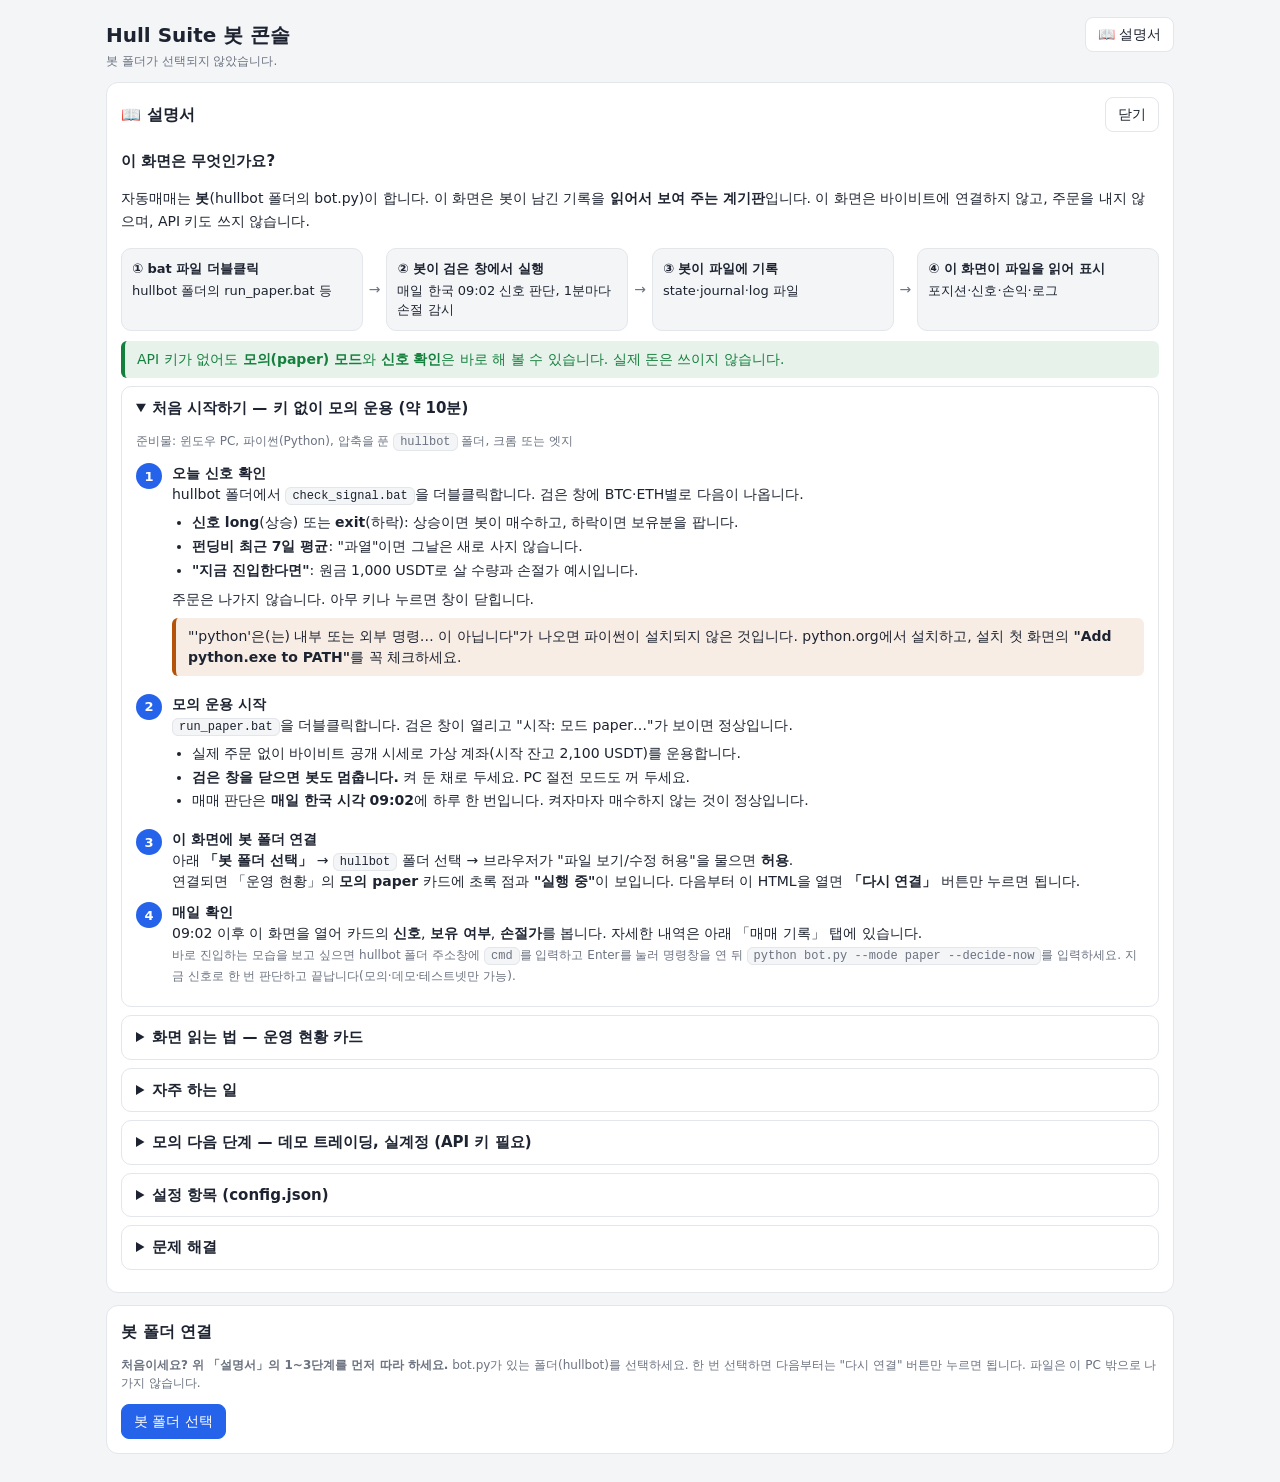
<file: hull-bot-webapp/hull-bot-console.html>
<!doctype html>
<html lang="ko">
<head>
<meta charset="utf-8">
<meta name="viewport" content="width=device-width, initial-scale=1">
<title>Hull 봇 콘솔</title>
<!--
  Hull Suite 봇(hullbot v2) 콘솔 — 더블클릭으로 여는 HTML 한 파일 (서버·설치 없음, 크롬/엣지 전용).
  봇 폴더를 한 번 선택하면 봇이 남기는 파일(state_<모드>.json, journal_<모드>.csv, logs/bot_<모드>.log,
  paper_account.json, config.json)을 읽어 보여 줍니다. 쓰는 파일은 STOP, config.json, config.json.bak뿐입니다.
  브라우저는 보안상 프로그램을 실행할 수 없으므로 봇 시작·정지와 신호 확인은 bat 파일로 합니다.
  외부로 아무것도 보내지 않으며 .env는 읽지 않습니다.
-->
<style>
:root{--bg:#f4f5f7;--card:#fff;--fg:#1d2330;--mute:#6b7280;--line:#e3e6eb;--ok:#15803d;--bad:#b91c1c;--warn:#b45309;--acc:#2563eb;--chip:#eef1f5}
@media (prefers-color-scheme:dark){:root{--bg:#0f1115;--card:#181b22;--fg:#e6e8ec;--mute:#9aa1ad;--line:#2a2f3a;--ok:#4ade80;--bad:#f87171;--warn:#fbbf24;--acc:#60a5fa;--chip:#232833}}
*{box-sizing:border-box}
body{margin:0;background:var(--bg);color:var(--fg);font:14px/1.5 "Pretendard",system-ui,-apple-system,"Segoe UI","Malgun Gothic",sans-serif}
main{max-width:1100px;margin:0 auto;padding:16px}
h1{font-size:20px;margin:4px 0 2px}h2{font-size:16px;margin:0 0 10px}h3{font-size:14px;margin:0}
.sub{color:var(--mute);font-size:12px;word-break:break-all}
.card{background:var(--card);border:1px solid var(--line);border-radius:12px;padding:14px;margin:12px 0}
.grid{display:grid;grid-template-columns:repeat(auto-fit,minmax(300px,1fr));gap:12px}
.bot{border:1px solid var(--line);border-radius:10px;padding:12px}
.bot.live{border-color:var(--bad)}
.bot.idle{opacity:.75}
.dot{display:inline-block;width:9px;height:9px;border-radius:50%;background:var(--mute);margin-right:6px}
.dot.on{background:var(--ok);box-shadow:0 0 0 3px color-mix(in srgb,var(--ok) 25%,transparent)}
.sym{border-top:1px solid var(--line);margin-top:8px;padding-top:8px}
.chip{display:inline-block;font-size:11px;padding:1px 7px;border-radius:999px;background:var(--chip);color:var(--fg);white-space:nowrap}
.chip.long{background:color-mix(in srgb,var(--ok) 18%,transparent);color:var(--ok)}
.chip.exit{background:color-mix(in srgb,var(--bad) 15%,transparent);color:var(--bad)}
.chip.warn{background:color-mix(in srgb,var(--warn) 18%,transparent);color:var(--warn)}
.chip.acc{background:color-mix(in srgb,var(--acc) 15%,transparent);color:var(--acc)}
.kv{display:grid;grid-template-columns:auto 1fr;gap:0 10px;font-size:12px;margin-top:4px}
.kv span:nth-child(odd){color:var(--mute)}
.num{font-variant-numeric:tabular-nums}
button{font:inherit;border:1px solid var(--line);background:var(--card);color:var(--fg);border-radius:8px;padding:6px 12px;cursor:pointer}
button.pri{background:var(--acc);border-color:var(--acc);color:#fff}
.row{display:flex;gap:8px;align-items:center;flex-wrap:wrap}
.warn{color:var(--warn)}.bad{color:var(--bad)}.ok{color:var(--ok)}
code{font:12px ui-monospace,Consolas,monospace;background:var(--bg);border:1px solid var(--line);border-radius:6px;padding:1px 6px}
pre{background:var(--bg);border:1px solid var(--line);border-radius:8px;padding:10px;max-height:420px;overflow:auto;white-space:pre-wrap;word-break:break-all;font:12px/1.45 ui-monospace,Consolas,monospace;margin:8px 0 0}
.tabs{display:flex;gap:4px;flex-wrap:wrap}
.tabs button.on{background:var(--fg);color:var(--bg);border-color:var(--fg)}
.tablewrap{overflow:auto;max-height:520px;border:1px solid var(--line);border-radius:8px}
table{border-collapse:collapse;width:100%;font-size:12px}
th,td{padding:5px 8px;border-bottom:1px solid var(--line);text-align:left;white-space:nowrap}
td.r,th.r{text-align:right}
td.note{white-space:normal;min-width:220px;color:var(--mute)}
th{position:sticky;top:0;background:var(--card)}
textarea{width:100%;min-height:380px;font:12px/1.45 ui-monospace,Consolas,monospace;background:var(--bg);color:var(--fg);border:1px solid var(--line);border-radius:8px;padding:10px}
select,input[type=search]{font:inherit;padding:5px 8px;border-radius:8px;border:1px solid var(--line);background:var(--card);color:var(--fg)}
#toast{position:fixed;left:50%;bottom:20px;transform:translateX(-50%);background:var(--fg);color:var(--bg);padding:8px 14px;border-radius:8px;display:none;max-width:90vw}
[hidden]{display:none!important}
/* 설명서 */
.guide h3{font-size:15px;margin:18px 0 6px}
.guide p,.guide li{line-height:1.7}
.guide ol,.guide ul{padding-left:20px;margin:6px 0}
.guide details{border:1px solid var(--line);border-radius:10px;padding:10px 14px;margin:8px 0;background:var(--card)}
.guide summary{cursor:pointer;font-weight:700;font-size:15px}
.guide details[open] summary{margin-bottom:6px}
.flow{display:flex;gap:6px;align-items:stretch;flex-wrap:wrap;margin:10px 0}
.flow div{flex:1 1 150px;border:1px solid var(--line);border-radius:10px;padding:10px;background:var(--bg);font-size:13px}
.flow b{display:block;margin-bottom:2px}
.flow i{align-self:center;font-style:normal;color:var(--mute)}
@media (max-width:600px){.flow{flex-direction:column}.flow div{flex:none}.flow i{transform:rotate(90deg)}}
.step{display:flex;gap:10px;margin:10px 0}
.step .n{flex:0 0 26px;height:26px;border-radius:50%;background:var(--acc);color:#fff;display:grid;place-items:center;font-weight:700;font-size:13px}
.step .n.live{background:var(--bad)}
.callout{border-left:4px solid var(--warn);background:color-mix(in srgb,var(--warn) 10%,transparent);padding:8px 12px;border-radius:6px;margin:8px 0}
.callout.ok{border-color:var(--ok);background:color-mix(in srgb,var(--ok) 10%,transparent)}
.callout.bad{border-color:var(--bad);background:color-mix(in srgb,var(--bad) 10%,transparent)}
.guide table td,.guide table th{white-space:normal;vertical-align:top}
.guide kbd{font:12px ui-monospace,Consolas,monospace;border:1px solid var(--line);border-bottom-width:2px;border-radius:4px;padding:0 5px;background:var(--card)}
</style>
</head>
<body>
<main>
  <div class="row" style="justify-content:space-between"><h1>Hull Suite 봇 콘솔</h1><button id="guideBtn">📖 설명서</button></div>
  <div class="sub" id="dir">봇 폴더가 선택되지 않았습니다.</div>
  <div class="sub warn" id="notice"></div>

  <section class="card guide" id="guide">
    <div class="row" style="justify-content:space-between"><h2 style="margin:0">📖 설명서</h2><button id="guideClose">닫기</button></div>

    <h3>이 화면은 무엇인가요?</h3>
    <p>자동매매는 <b>봇</b>(hullbot 폴더의 bot.py)이 합니다. 이 화면은 봇이 남긴 기록을 <b>읽어서 보여 주는 계기판</b>입니다.
      이 화면은 바이비트에 연결하지 않고, 주문을 내지 않으며, API 키도 쓰지 않습니다.</p>
    <div class="flow">
      <div><b>① bat 파일 더블클릭</b>hullbot 폴더의 run_paper.bat 등</div><i>→</i>
      <div><b>② 봇이 검은 창에서 실행</b>매일 한국 09:02 신호 판단, 1분마다 손절 감시</div><i>→</i>
      <div><b>③ 봇이 파일에 기록</b>state·journal·log 파일</div><i>→</i>
      <div><b>④ 이 화면이 파일을 읽어 표시</b>포지션·신호·손익·로그</div>
    </div>
    <div class="callout ok">API 키가 없어도 <b>모의(paper) 모드</b>와 <b>신호 확인</b>은 바로 해 볼 수 있습니다. 실제 돈은 쓰이지 않습니다.</div>

    <details open>
      <summary>처음 시작하기 — 키 없이 모의 운용 (약 10분)</summary>
      <p class="sub">준비물: 윈도우 PC, 파이썬(Python), 압축을 푼 <code>hullbot</code> 폴더, 크롬 또는 엣지</p>

      <div class="step"><div class="n">1</div><div><b>오늘 신호 확인</b><br>
        hullbot 폴더에서 <code>check_signal.bat</code>을 더블클릭합니다. 검은 창에 BTC·ETH별로 다음이 나옵니다.
        <ul>
          <li><b>신호 long</b>(상승) 또는 <b>exit</b>(하락): 상승이면 봇이 매수하고, 하락이면 보유분을 팝니다.</li>
          <li><b>펀딩비 최근 7일 평균</b>: "과열"이면 그날은 새로 사지 않습니다.</li>
          <li><b>"지금 진입한다면"</b>: 원금 1,000 USDT로 살 수량과 손절가 예시입니다.</li>
        </ul>
        주문은 나가지 않습니다. 아무 키나 누르면 창이 닫힙니다.
        <div class="callout">"'python'은(는) 내부 또는 외부 명령… 이 아닙니다"가 나오면 파이썬이 설치되지 않은 것입니다. python.org에서 설치하고,
          설치 첫 화면의 <b>"Add python.exe to PATH"</b>를 꼭 체크하세요.</div></div></div>

      <div class="step"><div class="n">2</div><div><b>모의 운용 시작</b><br>
        <code>run_paper.bat</code>을 더블클릭합니다. 검은 창이 열리고 "시작: 모드 paper…"가 보이면 정상입니다.
        <ul>
          <li>실제 주문 없이 바이비트 공개 시세로 가상 계좌(시작 잔고 2,100 USDT)를 운용합니다.</li>
          <li><b>검은 창을 닫으면 봇도 멈춥니다.</b> 켜 둔 채로 두세요. PC 절전 모드도 꺼 두세요.</li>
          <li>매매 판단은 <b>매일 한국 시각 09:02</b>에 하루 한 번입니다. 켜자마자 매수하지 않는 것이 정상입니다.</li>
        </ul></div></div>

      <div class="step"><div class="n">3</div><div><b>이 화면에 봇 폴더 연결</b><br>
        아래 <b>「봇 폴더 선택」</b> → <code>hullbot</code> 폴더 선택 → 브라우저가 "파일 보기/수정 허용"을 물으면 <b>허용</b>.
        <br>연결되면 「운영 현황」의 <b>모의 paper</b> 카드에 초록 점과 <b>"실행 중"</b>이 보입니다.
        다음부터 이 HTML을 열면 <b>「다시 연결」</b> 버튼만 누르면 됩니다.</div></div>

      <div class="step"><div class="n">4</div><div><b>매일 확인</b><br>
        09:02 이후 이 화면을 열어 카드의 <b>신호</b>, <b>보유 여부</b>, <b>손절가</b>를 봅니다. 자세한 내역은 아래 「매매 기록」 탭에 있습니다.
        <br><span class="sub">바로 진입하는 모습을 보고 싶으면 hullbot 폴더 주소창에 <code>cmd</code>를 입력하고 Enter를 눌러 명령창을 연 뒤
          <code>python bot.py --mode paper --decide-now</code>를 입력하세요. 지금 신호로 한 번 판단하고 끝납니다(모의·데모·테스트넷만 가능).</span></div></div>
    </details>

    <details>
      <summary>화면 읽는 법 — 운영 현황 카드</summary>
      <table>
        <tr><th>표시</th><th>뜻</th></tr>
        <tr><td><span class="dot on"></span>실행 중 · n초 전 저장</td><td>봇이 켜져 있습니다. 봇은 1분마다 상태 파일을 저장하는데, 그 저장이 최근 3분 안에 있었다는 뜻입니다.</td></tr>
        <tr><td><span class="dot"></span>꺼짐 · 마지막 …</td><td>봇이 꺼져 있습니다(검은 창이 닫혔거나 PC가 잠들었음). 해당 bat 파일을 다시 실행하세요.</td></tr>
        <tr><td>사용 기록 없음</td><td>그 모드로는 아직 한 번도 실행하지 않았습니다.</td></tr>
        <tr><td><span class="chip long">상승</span> / <span class="chip exit">하락</span></td><td>마지막 일일 신호와 그 시각(한국 시각)입니다. 상승이면 매수 대상, 하락이면 보유분 매도 대상입니다.</td></tr>
        <tr><td><span class="chip long">보유</span></td><td>포지션을 들고 있습니다. 수량은 현물 1배와 선물 1배의 합입니다.</td></tr>
        <tr><td>손절가</td><td>가격이 여기까지 내려가면 자동으로 팝니다(원금의 약 5% 손실). 펀딩비가 정산될 때마다 조금씩 바뀝니다.</td></tr>
        <tr><td>펀딩</td><td>선물을 들고 있는 동안 정산 주기마다(봇 기본값 8시간) 주고받는 비용입니다. −는 낸 돈, +는 받은 돈입니다.</td></tr>
        <tr><td><span class="chip warn">진입 처리 중</span></td><td>주문을 내는 중입니다. 몇 분 넘게 계속되면 「봇 로그」 탭을 확인하세요.</td></tr>
        <tr><td><span class="chip warn">손절 주문 확인 안 됨</span></td><td>거래소에 손절 주문이 아직 걸리지 않았습니다. 봇이 1분마다 다시 시도하고, 그동안 봇이 직접 가격을 감시합니다.</td></tr>
        <tr><td><span class="chip warn">재진입 제한</span></td><td>같은 상승 신호 안에서 손절을 두 번 당했습니다. 신호가 하락으로 바뀌었다가 다시 상승할 때까지 사지 않습니다(규칙 ①).</td></tr>
        <tr><td class="warn">진입 안 함: …</td><td>상승 신호인데도 사지 않은 이유입니다(펀딩비 과열, 재진입 제한, STOP 파일 등).</td></tr>
        <tr><td>실현손익</td><td>팔아서 확정된 손익의 합계입니다(수수료·펀딩 포함). 보유 중인 포지션의 평가손익은 포함되지 않습니다.</td></tr>
      </table>
    </details>

    <details>
      <summary>자주 하는 일</summary>
      <table>
        <tr><th>하고 싶은 것</th><th>방법</th></tr>
        <tr><td>새로 사지 않게 잠시 멈추기</td><td>「운영 현황」 오른쪽 위의 <b>신규 진입 멈춤 (STOP)</b>을 체크합니다. 보유 중인 포지션의 손절 관리는 계속됩니다. 체크를 풀면 다시 삽니다.</td></tr>
        <tr><td>봇 끄기</td><td>봇의 검은 창을 클릭하고 <kbd>Ctrl</kbd>+<kbd>C</kbd>를 누릅니다. <b>보유 포지션과 거래소에 걸어 둔 손절 주문은 그대로 남습니다.</b> 다시 켜면 이어서 관리합니다.</td></tr>
        <tr><td>원금(투자 금액) 바꾸기</td><td>「설정」 탭에서 <code>fixed_usdt</code>의 숫자를 바꾸고 「저장」을 누른 뒤, 봇을 껐다 켭니다(봇은 켤 때만 설정을 읽음).</td></tr>
        <tr><td>지난 매매 보기</td><td>「매매 기록」 탭에서 모드를 고릅니다. 심볼·이벤트 필터와 검색을 쓸 수 있고, 위쪽에 실현손익 합계가 나옵니다.</td></tr>
        <tr><td>오류 확인</td><td>「봇 로그」 탭에서 빨간색(ERROR)·주황색(WARNING) 줄을 봅니다.</td></tr>
        <tr><td>PC를 껐을 때</td><td>거래소에 걸린 손절 주문은 계속 작동합니다. 하지만 매일 신호 판단, 손절가 갱신, 봇 감시는 멈춥니다. 다시 켜면 bat 파일을 다시 실행하세요.</td></tr>
      </table>
    </details>

    <details>
      <summary>모의 다음 단계 — 데모 트레이딩, 실계정 (API 키 필요)</summary>
      <div class="callout bad"><b>API 키는 저(Claude)를 포함해 누구에게도 보내지 마세요.</b> 키는 hullbot 폴더의 <code>.env</code> 파일에 본인이 직접 붙여넣습니다.
        이 화면은 .env를 읽지 않습니다. 키가 없으면 봇은 데모·실계정 모드를 시작하지 않고 "<i>.env 파일에 … API_KEY / … API_SECRET 을 넣어 주세요</i>"라고 알리며 멈춥니다.</div>
      <div class="step"><div class="n">A</div><div><b>데모 트레이딩</b> (실제 시세 + 가상 자금, 실계정 전에 꼭)
        <ol>
          <li>bybit.com에 로그인하고 <b>데모 트레이딩</b>으로 전환한 뒤 API 키를 만듭니다. 권한은 <b>계약(Contract) 주문·포지션 + 현물(Spot) 거래</b>만 켜고, 출금·이체는 끕니다.</li>
          <li>데모 계정의 통합거래계정 <b>담보(Collateral) 설정에서 BTC·ETH를 켭니다</b>. 포지션 모드는 <b>단방향(One-Way)</b>으로 둡니다.</li>
          <li><code>.env.example</code>을 복사해 이름을 <code>.env</code>로 바꾸고, <code>BYBIT_DEMO_API_KEY</code>, <code>BYBIT_DEMO_API_SECRET</code>에 붙여넣습니다.</li>
          <li>명령창에서 <code>python bot.py --mode demo --decide-now</code>를 실행해 한 번 진입해 봅니다.
            바이비트 화면에서 현물 보유, 선물 포지션(원금의 약 1배), 선물 손절가, <b>현물 '조건부 주문'의 매도 주문</b>을 확인하세요.</li>
          <li>문제가 없으면 <code>run_demo.bat</code>으로 며칠 돌려 이 화면의 <b>데모 demo</b> 카드에서 손절가 갱신과 기록을 확인합니다.</li>
        </ol></div></div>
      <div class="step"><div class="n live">B</div><div><b>실계정</b> (실제 돈)
        <ol>
          <li><b>봇 전용 서브계정</b>을 만듭니다. 다른 코인이 섞이면 봇이 현물 보유를 잘못 판단합니다.</li>
          <li>서브계정에 USDT를 <b>원금 합계 + 약 5%</b> 넣습니다(기본 설정이면 2,000 + 100).</li>
          <li>담보 설정, 단방향 모드, API 키 권한을 데모와 똑같이 맞춥니다. 키에는 <b>IP 제한</b>을 거는 것을 권장합니다.</li>
          <li><code>.env</code>의 <code>BYBIT_API_KEY</code>, <code>BYBIT_API_SECRET</code>에 직접 입력하고 <code>run_live.bat</code>을 실행합니다. <b>LIVE</b>를 입력해야 시작됩니다.</li>
          <li>처음에는 작은 원금으로 시작하고, 기록을 확인한 뒤 늘리세요.</li>
        </ol></div></div>
      <p class="sub">투자 조언이 아닙니다. 봇은 과거 자료로 검증한 규칙을 실행할 뿐 수익을 보장하지 않습니다. 실제 손절 손실은 수수료와 체결 미끄러짐 때문에 원금의 약 5.15% 이상이고, 급락·갭이면 더 큽니다(봇 README 6절).</p>
    </details>

    <details>
      <summary>설정 항목 (config.json)</summary>
      <table>
        <tr><th>키</th><th>기본값</th><th>뜻</th></tr>
        <tr><td><code>symbols</code></td><td>BTCUSDT, ETHUSDT</td><td>거래할 코인</td></tr>
        <tr><td><code>fixed_usdt</code></td><td>각 1,000</td><td>코인별 고정 원금(USDT). 수익은 재투자하지 않음</td></tr>
        <tr><td><code>leverage</code></td><td>2</td><td>레버리지. 10을 넘으면 봇이 실행을 거부함</td></tr>
        <tr><td><code>stop_pct</code></td><td>0.05</td><td>원금 대비 손절 비율(0.05 = 5% 손실에서 손절)</td></tr>
        <tr><td><code>max_reentry</code></td><td>1</td><td>규칙 ①: 같은 상승 신호 안에서 재진입 횟수. <code>null</code>이면 제한 없음</td></tr>
        <tr><td><code>funding_filter</code></td><td>켜짐, 7일, 하루 0.1%</td><td>규칙 C: 펀딩비 7일 평균이 이보다 높으면 새 진입 안 함. <code>exit_when_hot: true</code>면 보유분도 청산</td></tr>
        <tr><td><code>spot_half</code></td><td>true</td><td>규칙 D: 2배 중 1배는 현물, 1배는 선물(펀딩비 절반). <code>false</code>면 선물만으로 2배</td></tr>
        <tr><td><code>capital_mode</code></td><td>fixed</td><td>원금 방식. spot_half는 fixed에서만 동작</td></tr>
        <tr><td><code>margin_buffer</code></td><td>0.99</td><td>USDT 잔고의 99%를 넘게 진입하지 않음</td></tr>
        <tr><td><code>paper_start_usdt</code></td><td>2100</td><td>모의 계좌 시작 잔고</td></tr>
        <tr><td><code>decision_delay_sec</code> · <code>max_late_hours</code> · <code>loop_sec</code></td><td>120 · 6 · 60</td><td>결정 시각(00:00 UTC + 120초 = 한국 09:02), 늦게 켜졌을 때 그날 진입을 건너뛰는 기준(시간), 확인 주기(초)</td></tr>
        <tr><td><code>mode</code></td><td>paper</td><td>bat 파일로 실행하면 bat의 모드가 우선함</td></tr>
      </table>
      <p class="sub">출처: 봇 README_ko.md 4절. 저장할 때 이 화면이 봇이 거부할 값을 미리 걸러 주고, 이전 설정은 config.json.bak으로 보관합니다.</p>
    </details>

    <details>
      <summary>문제 해결</summary>
      <table>
        <tr><th>증상</th><th>할 일</th></tr>
        <tr><td>"이 브라우저는 폴더 접근을 지원하지 않습니다"</td><td>이 HTML 파일을 우클릭하고 <b>연결 프로그램 → Chrome 또는 Microsoft Edge</b>로 여세요.</td></tr>
        <tr><td>"이 폴더에 bot.py가 없습니다"</td><td>「폴더 바꾸기」를 누르고 bot.py가 바로 들어 있는 <code>hullbot</code> 폴더를 고르세요. 압축 파일 안에 폴더가 한 겹 더 있을 수 있습니다.</td></tr>
        <tr><td>카드가 계속 "꺼짐"</td><td>봇 검은 창이 열려 있는지 확인하세요. 창에 오류가 보이면 「봇 로그」 탭을 확인하세요.</td></tr>
        <tr><td>매매 기록을 읽지 못함</td><td>journal 파일을 엑셀로 열어 두었으면 닫고 「새로고침」을 누르세요. 봇은 그동안에도 매매를 계속합니다.</td></tr>
        <tr><td>봇 창에 ".env 파일에 … 넣어 주세요"</td><td>데모·테스트넷·실계정은 API 키가 필요합니다. 위 「모의 다음 단계」를 보세요. 키 없이 하려면 <code>run_paper.bat</code>을 쓰세요.</td></tr>
        <tr><td>봇 창에 오류 코드(10003, 110007 등)</td><td>봇 README_ko.md 7절 「자주 나올 오류」 표를 확인하세요.</td></tr>
        <tr><td>매번 「다시 연결」을 눌러야 함</td><td>정상입니다. 브라우저가 보안상 폴더 권한을 다시 묻습니다.</td></tr>
      </table>
    </details>
  </section>

  <section class="card" id="connect">
    <h2>봇 폴더 연결</h2>
    <p class="sub"><b>처음이세요? 위 「설명서」의 1~3단계를 먼저 따라 하세요.</b> bot.py가 있는 폴더(hullbot)를 선택하세요. 한 번 선택하면 다음부터는 "다시 연결" 버튼만 누르면 됩니다. 파일은 이 PC 밖으로 나가지 않습니다.</p>
    <div class="row"><button class="pri" id="pick">봇 폴더 선택</button><button id="reconnect" hidden>다시 연결</button></div>
  </section>

  <div id="app" hidden>
    <section class="card">
      <div class="row" style="justify-content:space-between">
        <h2 style="margin:0">운영 현황</h2>
        <div class="row">
          <label title="봇 폴더에 STOP 파일을 만들어 신규 진입만 멈춤 (보유 포지션 손절 관리는 계속)"><input type="checkbox" id="stopfile"> <b>신규 진입 멈춤 (STOP)</b></label>
          <button id="pick2">폴더 바꾸기</button>
        </div>
      </div>
      <div class="grid" id="bots" style="margin-top:12px"></div>
      <p class="sub">"실행 중"은 봇이 매 확인 주기(loop_sec)마다 저장하는 state 파일의 저장 시각으로 판단합니다.
        시작·정지는 bat 파일로 합니다(브라우저는 프로그램을 실행할 수 없음). 정지는 봇 창에서 Ctrl+C — 보유 포지션과 거래소 손절 주문은 남습니다.
        오늘 신호와 "지금 진입한다면" 수량·손절가는 <code>check_signal.bat</code>.</p>
    </section>

    <section class="card">
      <div class="row" style="justify-content:space-between">
        <div class="tabs" id="tabs">
          <button data-tab="journal" class="on">매매 기록</button>
          <button data-tab="log">봇 로그</button>
          <button data-tab="state">상태 파일</button>
          <button data-tab="config">설정</button>
        </div>
        <div class="row">모드 <select id="mode"><option value="paper">모의 paper</option><option value="demo">데모 demo</option><option value="testnet">테스트넷 testnet</option><option value="live">실계정 live</option></select>
          <button id="refresh">새로고침</button></div>
      </div>
      <div id="view" style="margin-top:10px"></div>
    </section>
  </div>
</main>
<div id="toast"></div>

<script>
const MODES = {paper: ["모의", "run_paper.bat"], demo: ["데모", "run_demo.bat"], testnet: ["테스트넷", "run_testnet.bat"], live: ["실계정", "run_live.bat"]};
const TRADE_EVENTS = ["진입", "청산", "포지션 종료(손절 또는 외부)"];
const $ = s => document.querySelector(s);
const esc = s => String(s ?? "").replace(/[&<>"]/g, c => ({"&": "&amp;", "<": "&lt;", ">": "&gt;", '"': "&quot;"}[c]));
const ago = t => { if (!t) return "없음"; const s = Math.round((Date.now() - t) / 1000); return s < 60 ? s + "초 전" : s < 3600 ? Math.round(s / 60) + "분 전" : s < 172800 ? Math.round(s / 3600) + "시간 전" : Math.round(s / 86400) + "일 전"; };
const num = (v, d) => v === "" || v == null || isNaN(+v) ? "" : (+v).toLocaleString("ko-KR", {maximumFractionDigits: d ?? (Math.abs(+v) >= 100 ? 2 : 4)});
const qty = v => v === "" || v == null ? "" : (+v).toLocaleString("ko-KR", {maximumFractionDigits: 6});
const pnl = v => v === "" || v == null || isNaN(+v) ? "" : `<span class="${+v >= 0 ? "ok" : "bad"}">${+v >= 0 ? "+" : ""}${(+v).toLocaleString("ko-KR", {minimumFractionDigits: 2, maximumFractionDigits: 2})}</span>`;
const kst = utc => { const t = Date.parse(String(utc).replace(" ", "T") + "Z"); if (isNaN(t)) return utc; const d = new Date(t + 9 * 3600e3).toISOString(); return d.slice(0, 10) + " " + d.slice(11, 16); };
const SIG = {long: ["상승", "long"], exit: ["하락", "exit"]};
function toast(msg) { const t = $("#toast"); t.textContent = msg; t.style.display = "block"; clearTimeout(t._h); t._h = setTimeout(() => t.style.display = "none", 3000); }
let dir = null, tab = "journal";
try { tab = localStorage.getItem("tab") || tab; $("#mode").value = localStorage.getItem("mode") || "paper"; } catch {}

// ---- 파일 읽기/쓰기 (File System Access API) ----
function decode(buf) {
  try { return new TextDecoder("utf-8", {fatal: true}).decode(buf); }
  catch { return new TextDecoder("euc-kr").decode(buf); }
}
async function fileAt(path) {
  const parts = path.split("/"); let d = dir;
  for (const p of parts.slice(0, -1)) d = await d.getDirectoryHandle(p);
  return (await d.getFileHandle(parts.at(-1))).getFile();
}
async function readText(path, lastBytes) {
  try {
    let f = await fileAt(path);
    if (lastBytes) f = f.slice(Math.max(0, f.size - lastBytes));
    return decode(await f.arrayBuffer());
  } catch (e) {
    if (e.name === "NotFoundError" || e.name === "TypeMismatchError") return null;
    throw new Error(`${path}을(를) 읽지 못했습니다 (엑셀 등에서 열려 있으면 닫아 주세요): ${e.message}`);
  }
}
async function readJSON(path) { const t = await readText(path); if (t === null) return null; try { return JSON.parse(t); } catch { return null; } } // 봇이 쓰는 도중이면 다음 갱신 때 다시 읽음
async function mtime(path) { try { return (await fileAt(path)).lastModified; } catch { return null; } }
async function writeText(name, text) {
  const w = await (await dir.getFileHandle(name, {create: true})).createWritable(); // 닫을 때 한 번에 교체됨
  await w.write(text); await w.close();
}
function parseCSV(text) {
  const rows = []; let row = [], cell = "", q = false;
  for (let i = 0; i < text.length; i++) {
    const c = text[i];
    if (q) { if (c === '"' && text[i + 1] === '"') { cell += '"'; i++; } else if (c === '"') q = false; else cell += c; }
    else if (c === '"') q = true;
    else if (c === ",") { row.push(cell); cell = ""; }
    else if (c === "\n" || c === "\r") { if (c === "\r" && text[i + 1] === "\n") i++; row.push(cell); rows.push(row); row = []; cell = ""; }
    else cell += c;
  }
  if (cell || row.length) { row.push(cell); rows.push(row); }
  return rows.filter(r => r.some(c => c !== ""));
}
// journal_<모드>.csv → [{time_utc, symbol, event, price, qty, capital, stop, funding_net, realized, signal, hull, hull_2ago, note}]
async function journal(m) {
  const t = await readText(`journal_${m}.csv`); if (!t) return [];
  const [head, ...rows] = parseCSV(t);
  return rows.map(r => Object.fromEntries(head.map((h, i) => [h, r[i] ?? ""])));
}

// ---- 폴더 연결 (선택한 폴더는 브라우저에 기억) ----
function kv(op, val) {
  return new Promise((res, rej) => {
    const r = indexedDB.open("hull-bot-console", 1);
    r.onupgradeneeded = () => r.result.createObjectStore("kv");
    r.onerror = () => rej(r.error);
    r.onsuccess = () => {
      const st = r.result.transaction("kv", op === "get" ? "readonly" : "readwrite").objectStore("kv");
      const q = op === "get" ? st.get("dir") : st.put(val, "dir");
      q.onsuccess = () => res(q.result); q.onerror = () => rej(q.error);
    };
  });
}
async function useDir(handle) {
  dir = handle;
  try { await kv("put", handle); } catch {}
  $("#dir").textContent = "봇 폴더: " + (handle.name || "(선택됨)");
  $("#connect").hidden = true; $("#app").hidden = false; $("#guide").hidden = true;
  let hasBot = true; try { await dir.getFileHandle("bot.py"); } catch { hasBot = false; }
  $("#notice").textContent = hasBot ? "" : "이 폴더에 bot.py가 없습니다. hullbot 폴더를 다시 선택하세요.";
  $("#view").innerHTML = "";
  await Promise.all([loadStatus(), loadView()]);
}
async function pick() {
  try { await useDir(await showDirectoryPicker({id: "hull-bot", mode: "readwrite"})); }
  catch (e) { if (e.name !== "AbortError") alert(e.message); }
}
$("#pick").onclick = pick; $("#pick2").onclick = pick;
(async () => {
  if (!window.showDirectoryPicker) {
    $("#notice").textContent = "이 브라우저는 폴더 접근을 지원하지 않습니다. 크롬 또는 엣지로 이 파일을 여세요.";
    $("#pick").disabled = true; return;
  }
  let saved; try { saved = await kv("get"); } catch {}
  if (!saved) return;
  if (await saved.queryPermission({mode: "readwrite"}) === "granted") return useDir(saved);
  const b = $("#reconnect"); b.hidden = false; b.textContent = `다시 연결 (${saved.name})`;
  b.onclick = async () => { if (await saved.requestPermission({mode: "readwrite"}) === "granted") useDir(saved); };
})();

// ---- 운영 현황 ----
function symbolBlock(s, p, w, rows) {
  const mine = rows.filter(r => r.symbol === s);
  const sig = mine.findLast(r => r.event === "일일 신호");
  const realized = mine.filter(r => r.realized !== "").reduce((a, r) => a + +r.realized, 0);
  const closes = mine.filter(r => r.realized !== "").length;
  const skip = mine.findLast(r => r.event === "진입 안 함");
  let pos;
  if (p?.status === "long") {
    const legs = +p.qty_s > 0 ? `현물 ${qty(p.qty_s)} + 선물 ${qty(p.qty_p)}` : `선물 ${qty(p.qty_p ?? p.qty)}`;
    pos = `<span class="chip long">보유</span>
      <div class="kv num"><span>수량</span><span>${qty(p.qty)} (${legs})</span>
      <span>평균 진입가</span><span>${num(p.avg)}</span>
      <span>손절가</span><span>${num(p.stop)} ${p.stop_ok === false ? '<span class="chip warn">손절 주문 확인 안 됨 · 봇이 재시도</span>' : ""}</span>
      <span>원금 · 펀딩</span><span>${num(p.capital, 0)} USDT · 펀딩 ${pnl(p.funding_net)}</span></div>`;
  } else if (p?.status === "pending_entry") {
    pos = `<span class="chip warn">진입 처리 중</span> <span class="sub">원금 ${num(p.capital, 0)} USDT</span>`;
  } else {
    pos = `<span class="chip">포지션 없음</span>${p?.last_exit_ms ? ` <span class="sub">마지막 청산 ${ago(p.last_exit_ms)}${p.last_exit_kind === "stop" ? " (손절)" : ""}</span>` : ""}`;
  }
  const swing = w && (w.blocked ? `<span class="chip warn">재진입 제한: 하락 후 새 상승 신호 대기</span>`
    : w.stops > 0 ? `<span class="chip">이번 상승 신호에서 손절 ${w.stops}번</span>` : "");
  return `<div class="sym">
    <div class="row" style="justify-content:space-between"><h3>${esc(s)}</h3>
      ${sig ? `<span class="sub">신호 <span class="chip ${SIG[sig.signal]?.[1] || ""}">${SIG[sig.signal]?.[0] || esc(sig.signal || "-")}</span> ${kst(sig.time_utc)}</span>` : '<span class="sub">신호 기록 없음</span>'}</div>
    <div style="margin-top:4px">${pos}</div>
    <div class="row sub" style="margin-top:4px">${swing || ""}
      ${closes ? `<span>실현손익 ${pnl(realized)} USDT (${closes}회)</span>` : ""}
      ${skip && (!sig || skip.time_utc >= sig.time_utc) ? `<span class="warn" title="${esc(skip.note)}">최근 판단 진입 안 함: ${esc(skip.note).slice(0, 40)}</span>` : ""}</div>
  </div>`;
}
async function loadStatus() {
  if (!dir) return;
  try { await dir.getFileHandle("STOP"); $("#stopfile").checked = true; } catch { $("#stopfile").checked = false; }
  const cfg = await readJSON("config.json") || {};
  const loopSec = +cfg.loop_sec || 60;
  const cards = await Promise.all(Object.entries(MODES).map(async ([m, [name, bat]]) => {
    const [t, st, rows, acc] = await Promise.all([mtime(`state_${m}.json`), readJSON(`state_${m}.json`), journal(m).catch(() => []),
      m === "paper" ? readJSON("paper_account.json") : null]);
    const running = t && Date.now() - t < Math.max(180, 3 * loopSec) * 1000;
    const syms = [...new Set([...Object.keys(st?.sym || {}), ...rows.map(r => r.symbol)])].filter(Boolean);
    const used = t || rows.length;
    return `<div class="bot ${m === "live" ? "live" : ""} ${used ? "" : "idle"}">
      <div class="row" style="justify-content:space-between"><b><span class="dot ${running ? "on" : ""}"></span>${name} <span class="sub">${m}</span></b>
        <span class="${running ? "ok" : "sub"}">${running ? "실행 중 · " + ago(t) + " 저장" : t ? "꺼짐 · 마지막 " + ago(t) : "사용 기록 없음"}</span></div>
      ${acc ? `<div class="sub num">모의 계좌 USDT ${num(acc.wallet, 2)}</div>` : ""}
      ${syms.map(s => symbolBlock(s, st?.sym?.[s], st?.swing?.[s], rows)).join("")}
      <div class="sub" style="margin-top:8px">실행: <code>${bat}</code></div>
    </div>`;
  }));
  $("#bots").innerHTML = cards.join("");
}
$("#stopfile").onchange = async e => {
  try {
    if (e.target.checked) await writeText("STOP", ""); else await dir.removeEntry("STOP");
    toast(e.target.checked ? "신규 진입 멈춤 (STOP 파일 생성)" : "신규 진입 재개 (STOP 파일 삭제)");
  } catch (err) { if (err.name !== "NotFoundError") alert(err.message); }
  loadStatus();
};

// ---- 설정 검사 (bot.py가 시작할 때 요구하는 것과 같게) ----
function validateConfig(text) {
  let c; try { c = JSON.parse(text); } catch (e) { throw new Error("JSON 형식 오류: " + e.message); }
  const isNum = v => typeof v === "number" && isFinite(v);
  if (!c || typeof c !== "object" || Array.isArray(c)) throw new Error("설정은 { } 객체여야 합니다.");
  if (!Object.hasOwn(MODES, c.mode)) throw new Error("mode는 paper, demo, testnet, live 중 하나여야 합니다.");
  if (!Array.isArray(c.symbols) || !c.symbols.length || !c.symbols.every(s => typeof s === "string" && s)) throw new Error('symbols는 ["BTCUSDT", "ETHUSDT"] 같은 목록이어야 합니다.');
  if (!isNum(c.leverage) || !(c.leverage > 0 && c.leverage <= 10)) throw new Error("leverage는 0 초과 10 이하여야 합니다 (봇이 10배 초과는 실행 거부).");
  if (!isNum(c.stop_pct) || !(c.stop_pct > 0 && c.stop_pct < 1)) throw new Error("stop_pct는 0과 1 사이여야 합니다 (예: 0.05 = 원금의 5% 손실에서 손절).");
  if (!(c.max_reentry === null || c.max_reentry === undefined || (Number.isInteger(c.max_reentry) && c.max_reentry >= -1))) throw new Error("max_reentry는 0 이상의 정수 또는 null이어야 합니다.");
  if (c.capital_mode === "fixed") {
    for (const s of c.symbols) if (!isNum(c.fixed_usdt?.[s]) || c.fixed_usdt[s] <= 0) throw new Error(`fixed_usdt에 ${s}의 원금(USDT)을 넣어 주세요.`);
  } else if (c.capital_mode === "equity_share") {
    if (c.spot_half) throw new Error("spot_half(현물 1배 + 선물 1배)는 capital_mode가 fixed일 때만 쓸 수 있습니다.");
    for (const s of c.symbols) if (!isNum(c.weights?.[s])) throw new Error(`weights에 ${s}의 비중을 넣어 주세요.`);
  } else throw new Error("capital_mode는 fixed 또는 equity_share여야 합니다.");
  for (const k of ["loop_sec", "decision_delay_sec", "max_late_hours", "margin_buffer", "paper_start_usdt", "paper_fee_rate"])
    if (k in c && (!isNum(c[k]) || c[k] < 0)) throw new Error(`${k}는 0 이상의 숫자여야 합니다.`);
  if (c.loop_sec !== undefined && c.loop_sec < 1) throw new Error("loop_sec는 1 이상이어야 합니다.");
  return JSON.stringify(c, null, 2) + "\n";
}

// ---- 탭 ----
const COLS = [["time_utc", "시각(한국)"], ["symbol", "심볼"], ["event", "이벤트"], ["price", "가격", "r"], ["qty", "수량", "r"], ["capital", "원금", "r"],
  ["stop", "손절가", "r"], ["funding_net", "펀딩", "r"], ["realized", "실현손익", "r"], ["signal", "신호"], ["note", "메모"]];
function cell(r, k) {
  const v = r[k];
  switch (k) {
    case "time_utc": return kst(v);
    case "event": return `<span class="chip ${v === "진입" ? "acc" : v === "진입 안 함" ? "warn" : TRADE_EVENTS.includes(v) ? (+r.realized >= 0 ? "long" : "exit") : ""}">${esc(v)}</span>`;
    case "price": case "stop": return num(v);
    case "capital": return num(v, 0);
    case "qty": return qty(v);
    case "funding_net": case "realized": return pnl(v);
    case "signal": return v ? `<span class="chip ${SIG[v]?.[1] || ""}">${SIG[v]?.[0] || esc(v)}</span> <span class="sub">${num(r.hull)} / ${num(r.hull_2ago)}</span>` : "";
    default: return esc(v);
  }
}
async function loadView() {
  if (!dir) return;
  const m = $("#mode").value, v = $("#view");
  document.querySelectorAll("#tabs button").forEach(b => b.classList.toggle("on", b.dataset.tab === tab));
  try {
    if (tab === "journal") {
      const rows = await journal(m);
      if (!rows.length) { v.innerHTML = `<p class="sub">journal_${m}.csv 기록이 아직 없습니다.</p>`; return; }
      const f = {sym: $("#fSym")?.value || "", ev: $("#fEv")?.value || "trade", kw: $("#fKw")?.value || ""};
      const syms = [...new Set(rows.map(r => r.symbol))];
      const list = rows.slice().reverse().filter(r => (!f.sym || r.symbol === f.sym)
        && (f.ev === "all" || (f.ev === "trade" ? TRADE_EVENTS.includes(r.event) || r.event === "진입 안 함" : f.ev === "stop" ? r.event.startsWith("손절가") : r.event === f.ev))
        && (!f.kw || Object.values(r).join(" ").includes(f.kw)));
      const sum = list.filter(r => r.realized !== "").reduce((a, r) => a + +r.realized, 0);
      v.innerHTML = `<div class="row" style="margin-bottom:8px">
          <select id="fSym"><option value="">전체 심볼</option>${syms.map(s => `<option ${s === f.sym ? "selected" : ""}>${esc(s)}</option>`).join("")}</select>
          <select id="fEv">${[["trade", "매매만 (진입·청산·진입 안 함)"], ["all", "전체 이벤트"], ["일일 신호", "일일 신호"], ["stop", "손절가 설정/갱신"]]
            .map(([k, t]) => `<option value="${k}" ${k === f.ev ? "selected" : ""}>${t}</option>`).join("")}</select>
          <input type="search" id="fKw" placeholder="검색" value="${esc(f.kw)}">
          <span class="sub">최신순 ${list.length}건 · 실현손익 합계 ${pnl(sum) || "0"} USDT</span></div>
        <div class="tablewrap"><table><thead><tr>${COLS.map(([, t, c]) => `<th class="${c || ""}">${t}</th>`).join("")}</tr></thead>
        <tbody>${list.slice(0, 1000).map(r => `<tr>${COLS.map(([k, , c]) => `<td class="${k === "note" ? "note" : c || ""}">${cell(r, k)}</td>`).join("")}</tr>`).join("")}</tbody></table></div>`;
      $("#fSym").onchange = $("#fEv").onchange = () => loadView();
      $("#fKw").oninput = () => { const pos = $("#fKw").selectionStart; loadView().then(() => { const n = $("#fKw"); n.focus(); n.setSelectionRange(pos, pos); }); };
    } else if (tab === "log") {
      const t = await readText(`logs/bot_${m}.log`, 300000);
      const lines = t === null ? [] : t.split(/\r?\n/).filter(Boolean).slice(-300);
      v.innerHTML = `<p class="sub">logs/bot_${m}.log 마지막 ${lines.length}줄 (매일 자정에 날짜별 파일로 넘어감)</p><pre id="logpre">${lines.map(l => {
        const e = esc(l); return /ERROR|WARNING/.test(l) ? `<span class="${l.includes("ERROR") ? "bad" : "warn"}">${e}</span>` : e; }).join("\n") || "(없음)"}</pre>`;
      $("#logpre").scrollTop = 1e9;
    } else if (tab === "state") {
      const parts = [];
      for (const name of [`state_${m}.json`, ...(m === "paper" ? ["paper_account.json"] : [])]) {
        const t = await readText(name);
        if (t === null) continue;
        let body; try { body = JSON.stringify(JSON.parse(t), null, 2); } catch { body = t; }
        parts.push(`<h2 style="margin-top:12px">${esc(name)} <span class="sub">${ago(await mtime(name))} 저장</span></h2><pre>${esc(body)}</pre>`);
      }
      v.innerHTML = parts.join("") || `<p class="sub">state_${m}.json 파일이 아직 없습니다.</p>`;
    } else if (tab === "config") {
      if ($("#cfg")) return; // 편집 중인 내용을 자동 새로고침으로 덮어쓰지 않음
      const text = await readText("config.json") ?? "{}";
      v.innerHTML = `<p class="sub">저장 전에 bot.py가 요구하는 값(mode, symbols, leverage 10 이하, stop_pct, capital_mode와 fixed_usdt, spot_half 조건 등)을 검사하고, 이전 파일은 config.json.bak으로 보관합니다.
        <b>실행 중인 봇은 다시 시작해야 반영됩니다.</b> bat 파일의 --mode가 config의 mode보다 우선합니다.</p>
        <textarea id="cfg" spellcheck="false">${esc(text)}</textarea>
        <div class="row" style="margin-top:8px"><button class="pri" id="saveCfg">저장</button><button id="reloadCfg">파일에서 다시 읽기</button></div>`;
      $("#saveCfg").onclick = async () => {
        try {
          const out = validateConfig($("#cfg").value);
          const old = await readText("config.json");
          if (old !== null) await writeText("config.json.bak", old);
          await writeText("config.json", out);
          toast("저장했습니다. 실행 중인 봇은 다시 시작하세요."); v.innerHTML = ""; loadView(); loadStatus();
        } catch (e) { alert(e.message); }
      };
      $("#reloadCfg").onclick = () => { v.innerHTML = ""; loadView(); };
    }
  } catch (e) { v.innerHTML = `<p class="bad">${esc(e.message)}</p>`; }
}
$("#tabs").onclick = e => { if (!e.target.dataset.tab) return; tab = e.target.dataset.tab; try { localStorage.setItem("tab", tab); } catch {} $("#view").innerHTML = ""; loadView(); };
$("#mode").onchange = () => { try { localStorage.setItem("mode", $("#mode").value); } catch {} $("#view").innerHTML = ""; loadView(); };
$("#refresh").onclick = () => { if (tab !== "config") $("#view").innerHTML = ""; loadView(); loadStatus(); };
setInterval(() => { loadStatus(); if (tab !== "config" && !document.activeElement?.closest?.("#view")) loadView(); }, 15000);
// 설명서: 폴더 연결 전에는 펼쳐 두고, 연결 후에는 「설명서」 버튼으로 열고 닫음
$("#guideBtn").onclick = () => { const g = $("#guide"); g.hidden = !g.hidden; if (!g.hidden) g.scrollIntoView({behavior: "smooth"}); };
$("#guideClose").onclick = () => { $("#guide").hidden = true; };
window.useDir = useDir; // 점검(test_console.mjs)용
</script>
</body>
</html>
</file>
